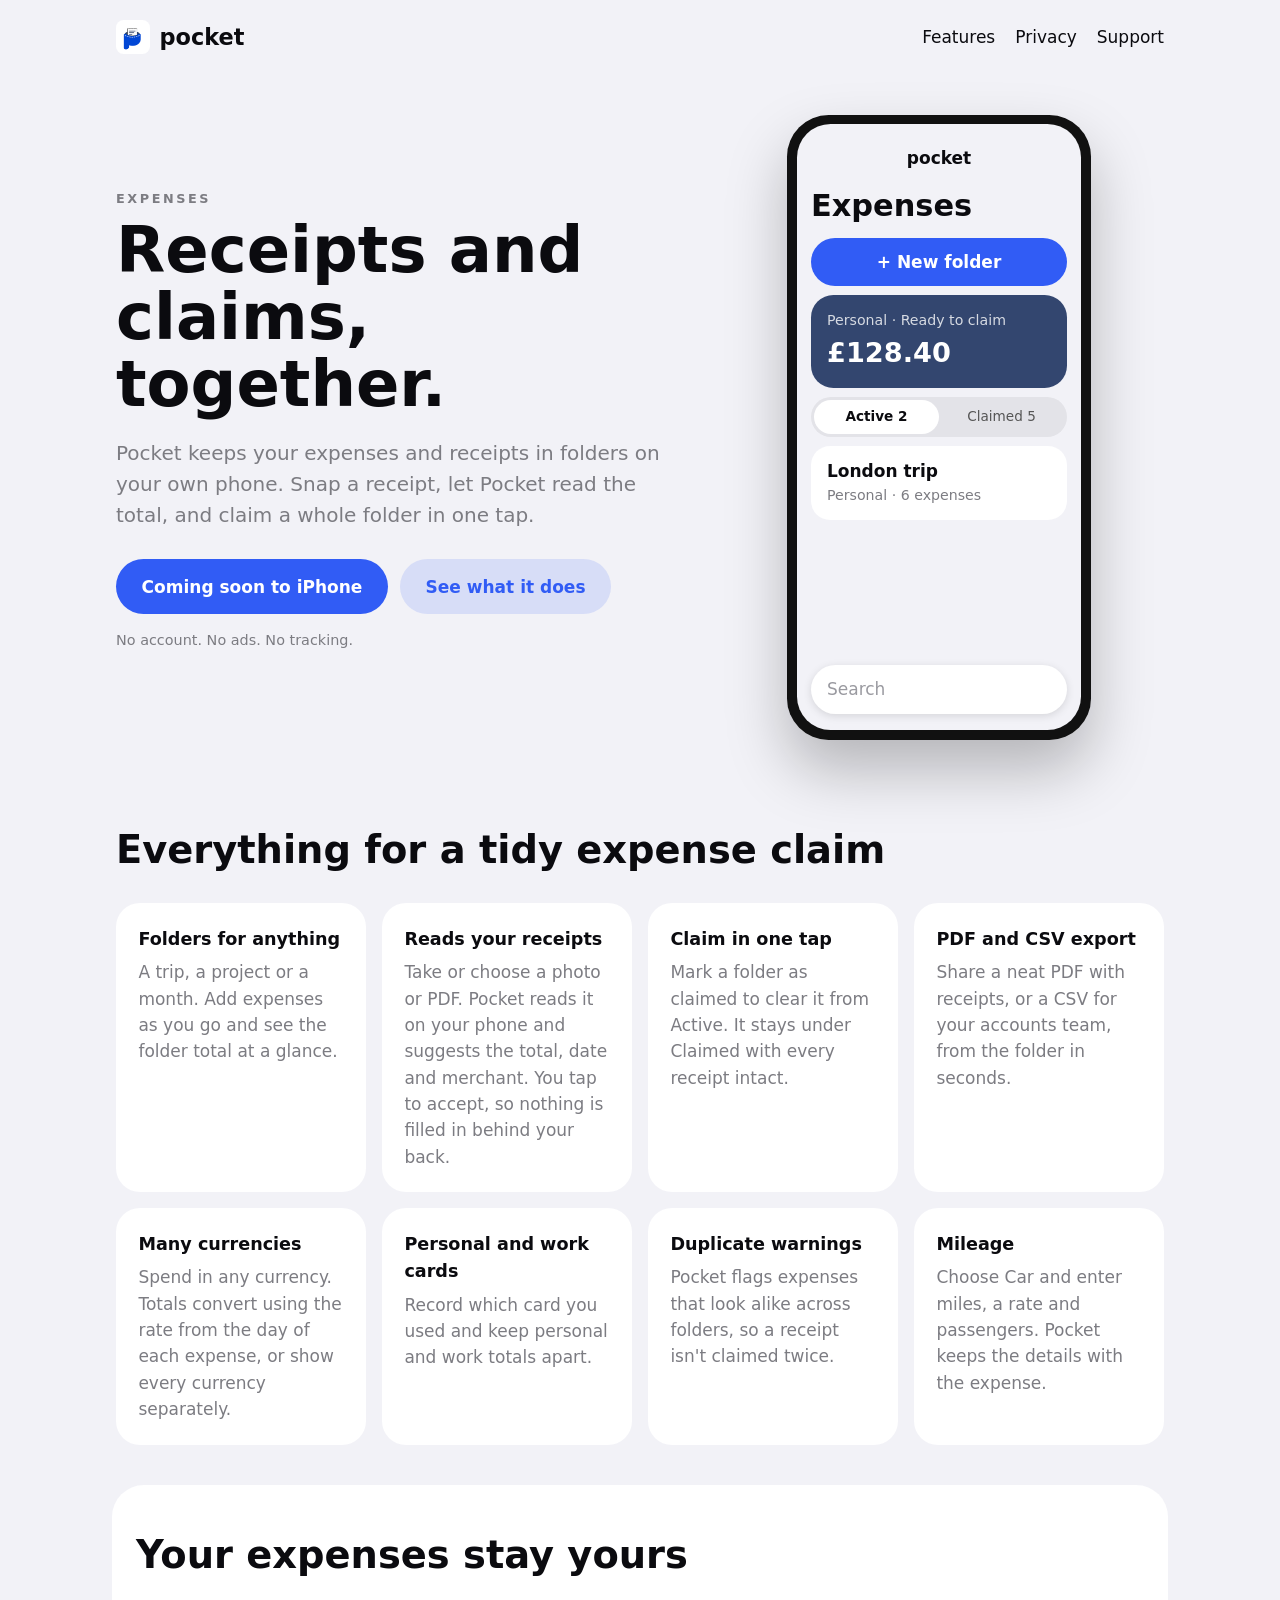
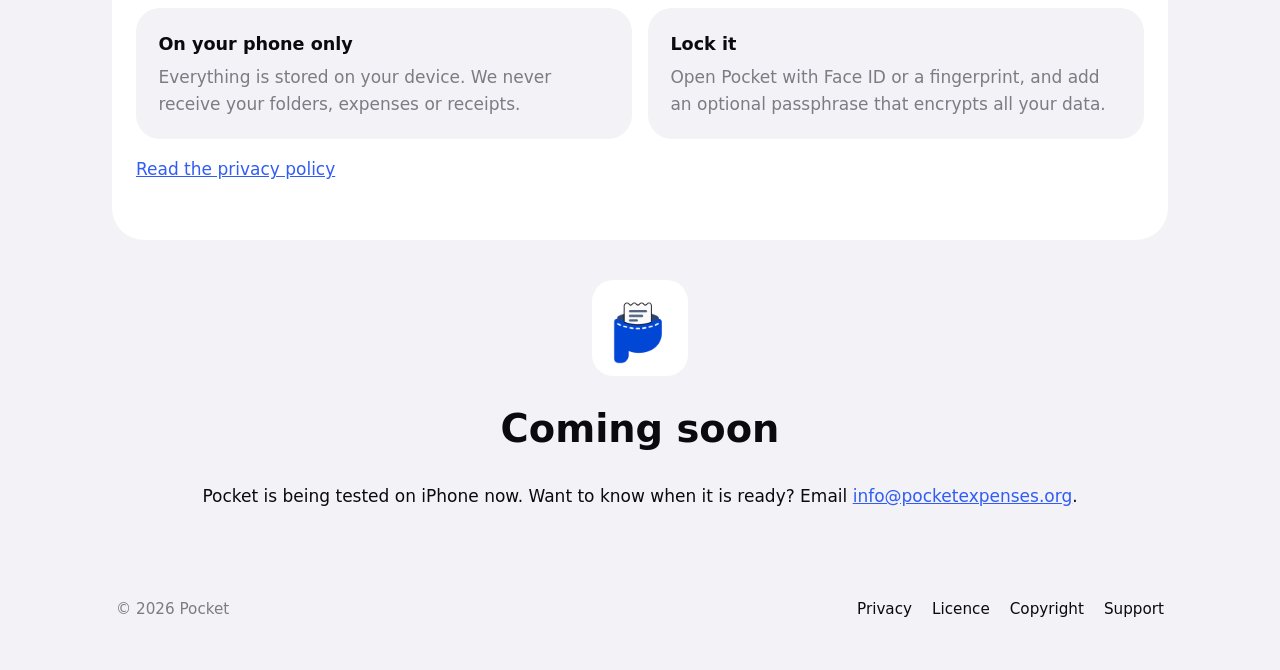
<file: index.html>
<!doctype html>
<html lang="en"><head><meta charset="utf-8"><meta name="viewport" content="width=device-width,initial-scale=1">
<title>Pocket: receipts and expense claims, on your phone</title>
<meta name="description" content="Pocket keeps your expenses and receipts in folders on your own phone. Scan a receipt, claim in one tap, export to PDF or CSV. No account, no tracking.">
<link rel="icon" href="favicon.svg" type="image/svg+xml"><link rel="apple-touch-icon" href="apple-touch-icon.png">
<meta property="og:title" content="Pocket: receipts and expense claims, on your phone"><meta property="og:description" content="Your expenses and receipts stay on your phone. No account, no tracking."><meta property="og:image" content="icon.png">
<link rel="stylesheet" href="site.css"></head><body>
<header class="wrap nav"><a class="brand" href="./"><img src="icon.png" alt="" width="34" height="34"><span>pocket</span></a>
<nav><a href="#features">Features</a><a href="#privacy">Privacy</a><a href="support.html">Support</a></nav></header>

<main>
<section class="wrap hero">
<div class="copy">
<p class="eyebrow">Expenses</p>
<h1>Receipts and claims, together.</h1>
<p class="lead">Pocket keeps your expenses and receipts in folders on your own phone. Snap a receipt, let Pocket read the total, and claim a whole folder in one tap.</p>
<p class="cta"><a class="button" href="#get">Coming soon to iPhone</a><a class="button tint" href="#features">See what it does</a></p>
<p class="small muted">No account. No ads. No tracking.</p>
</div>
<div class="phone" role="img" aria-label="Illustration of the Pocket home screen showing a total, an Active and Claimed switch and a folder.">
<div class="screen"><div class="bar"><b>pocket</b></div>
<h3>Expenses</h3><div class="btn">+ New folder</div>
<div class="total"><small>Personal · Ready to claim</small><strong>£128.40</strong></div>
<div class="seg"><span class="on">Active 2</span><span>Claimed 5</span></div>
<div class="card"><b>London trip</b><small>Personal · 6 expenses</small></div>
<div class="pill">Search</div></div></div>
</section>

<section id="features" class="wrap">
<h2>Everything for a tidy expense claim</h2>
<div class="grid">
<article><h3>Folders for anything</h3><p>A trip, a project or a month. Add expenses as you go and see the folder total at a glance.</p></article>
<article><h3>Reads your receipts</h3><p>Take or choose a photo or PDF. Pocket reads it on your phone and suggests the total, date and merchant. You tap to accept, so nothing is filled in behind your back.</p></article>
<article><h3>Claim in one tap</h3><p>Mark a folder as claimed to clear it from Active. It stays under Claimed with every receipt intact.</p></article>
<article><h3>PDF and CSV export</h3><p>Share a neat PDF with receipts, or a CSV for your accounts team, from the folder in seconds.</p></article>
<article><h3>Many currencies</h3><p>Spend in any currency. Totals convert using the rate from the day of each expense, or show every currency separately.</p></article>
<article><h3>Personal and work cards</h3><p>Record which card you used and keep personal and work totals apart.</p></article>
<article><h3>Duplicate warnings</h3><p>Pocket flags expenses that look alike across folders, so a receipt isn't claimed twice.</p></article>
<article><h3>Mileage</h3><p>Choose Car and enter miles, a rate and passengers. Pocket keeps the details with the expense.</p></article>
</div>
</section>

<section id="privacy" class="wrap band">
<h2>Your expenses stay yours</h2>
<div class="grid two">
<article><h3>On your phone only</h3><p>Everything is stored on your device. We never receive your folders, expenses or receipts.</p></article>
<article><h3>Lock it</h3><p>Open Pocket with Face ID or a fingerprint, and add an optional passphrase that encrypts all your data.</p></article>
</div>
<p><a href="privacy.html">Read the privacy policy</a></p>
</section>

<section id="get" class="wrap get">
<img src="icon.png" alt="Pocket app icon" width="96" height="96">
<h2>Coming soon</h2>
<p>Pocket is being tested on iPhone now. Want to know when it is ready? Email <a href="mailto:info@pocketexpenses.org?subject=Tell%20me%20when%20Pocket%20is%20ready">info@pocketexpenses.org</a>.</p>
</section>
</main>

<footer class="wrap foot"><span>© 2026 Pocket</span><nav><a href="privacy.html">Privacy</a><a href="eula.html">Licence</a><a href="copyright.html">Copyright</a><a href="support.html">Support</a></nav></footer>
</body></html>
</file>
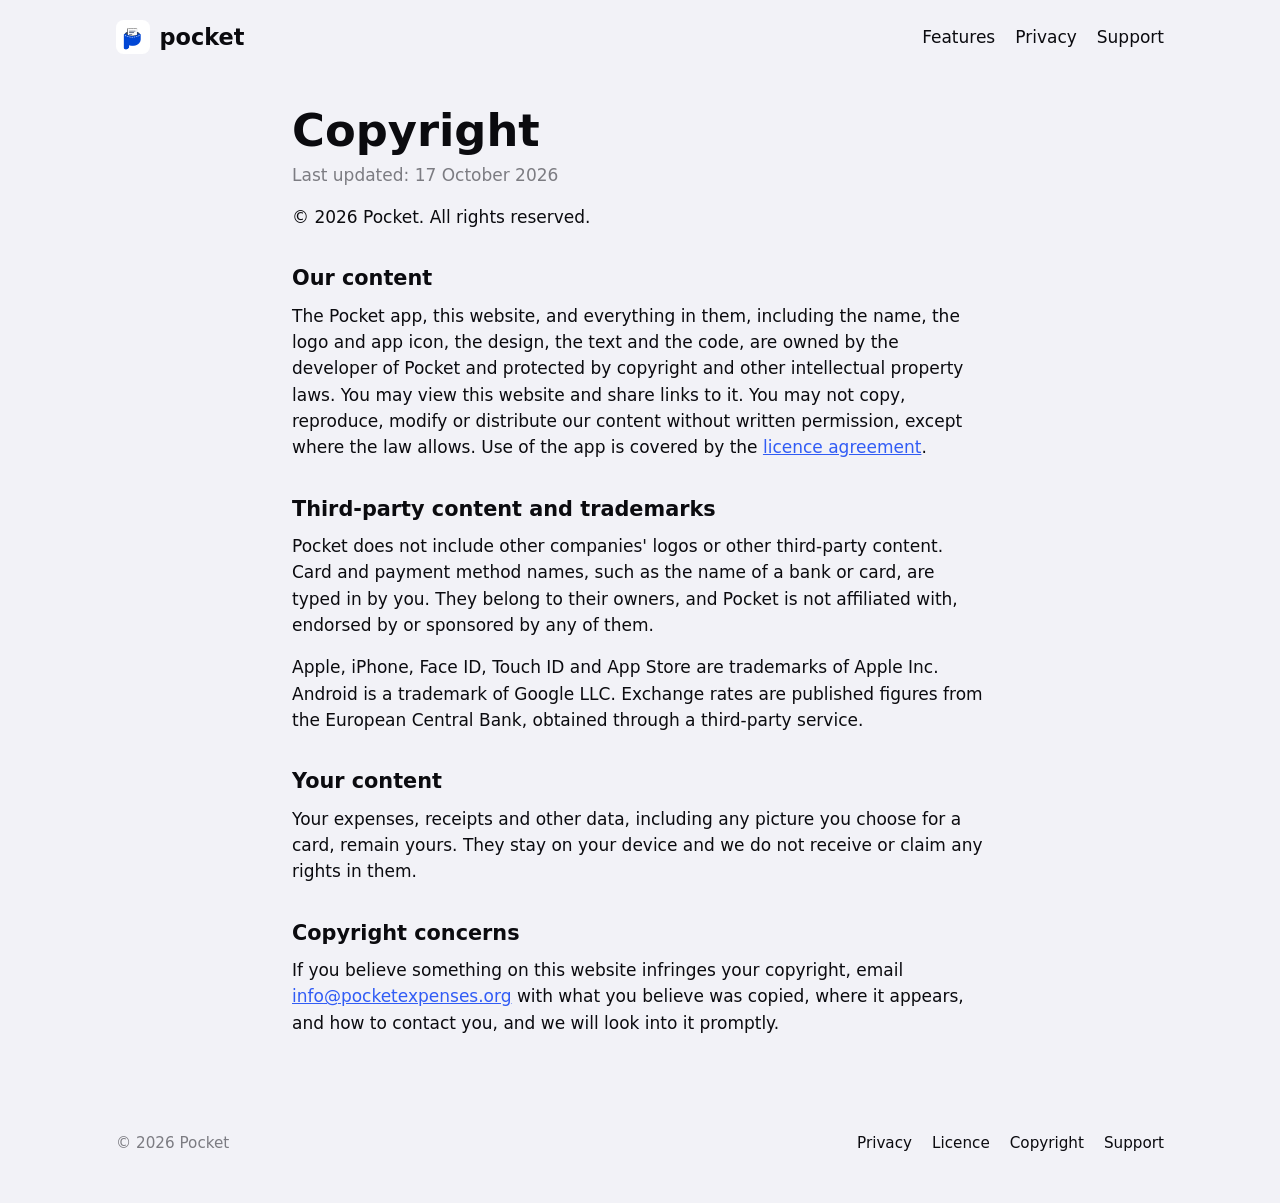
<file: copyright.html>
<!doctype html>
<html lang="en"><head><meta charset="utf-8"><meta name="viewport" content="width=device-width,initial-scale=1">
<title>Pocket Copyright</title><link rel="icon" href="favicon.svg" type="image/svg+xml"><link rel="apple-touch-icon" href="apple-touch-icon.png"><link rel="stylesheet" href="site.css"></head><body>
<header class="wrap nav"><a class="brand" href="./"><img src="icon.png" alt="" width="34" height="34"><span>pocket</span></a>
<nav><a href="./#features">Features</a><a href="./#privacy">Privacy</a><a href="support.html">Support</a></nav></header>
<main class="wrap doc">
<h1>Copyright</h1>
<p class="muted">Last updated: 17 October 2026</p>
<p>© 2026 Pocket. All rights reserved.</p>
<h2>Our content</h2>
<p>The Pocket app, this website, and everything in them, including the name, the logo and app icon, the design, the text and the code, are owned by the developer of Pocket and protected by copyright and other intellectual property laws. You may view this website and share links to it. You may not copy, reproduce, modify or distribute our content without written permission, except where the law allows. Use of the app is covered by the <a href="eula.html">licence agreement</a>.</p>
<h2>Third-party content and trademarks</h2>
<p>Pocket does not include other companies' logos or other third-party content. Card and payment method names, such as the name of a bank or card, are typed in by you. They belong to their owners, and Pocket is not affiliated with, endorsed by or sponsored by any of them.</p>
<p>Apple, iPhone, Face ID, Touch ID and App Store are trademarks of Apple Inc. Android is a trademark of Google LLC. Exchange rates are published figures from the European Central Bank, obtained through a third-party service.</p>
<h2>Your content</h2>
<p>Your expenses, receipts and other data, including any picture you choose for a card, remain yours. They stay on your device and we do not receive or claim any rights in them.</p>
<h2>Copyright concerns</h2>
<p>If you believe something on this website infringes your copyright, email <a href="mailto:info@pocketexpenses.org">info@pocketexpenses.org</a> with what you believe was copied, where it appears, and how to contact you, and we will look into it promptly.</p>
</main>
<footer class="wrap foot"><span>© 2026 Pocket</span><nav><a href="privacy.html">Privacy</a><a href="eula.html">Licence</a><a href="copyright.html">Copyright</a><a href="support.html">Support</a></nav></footer>
</body></html>
</file>
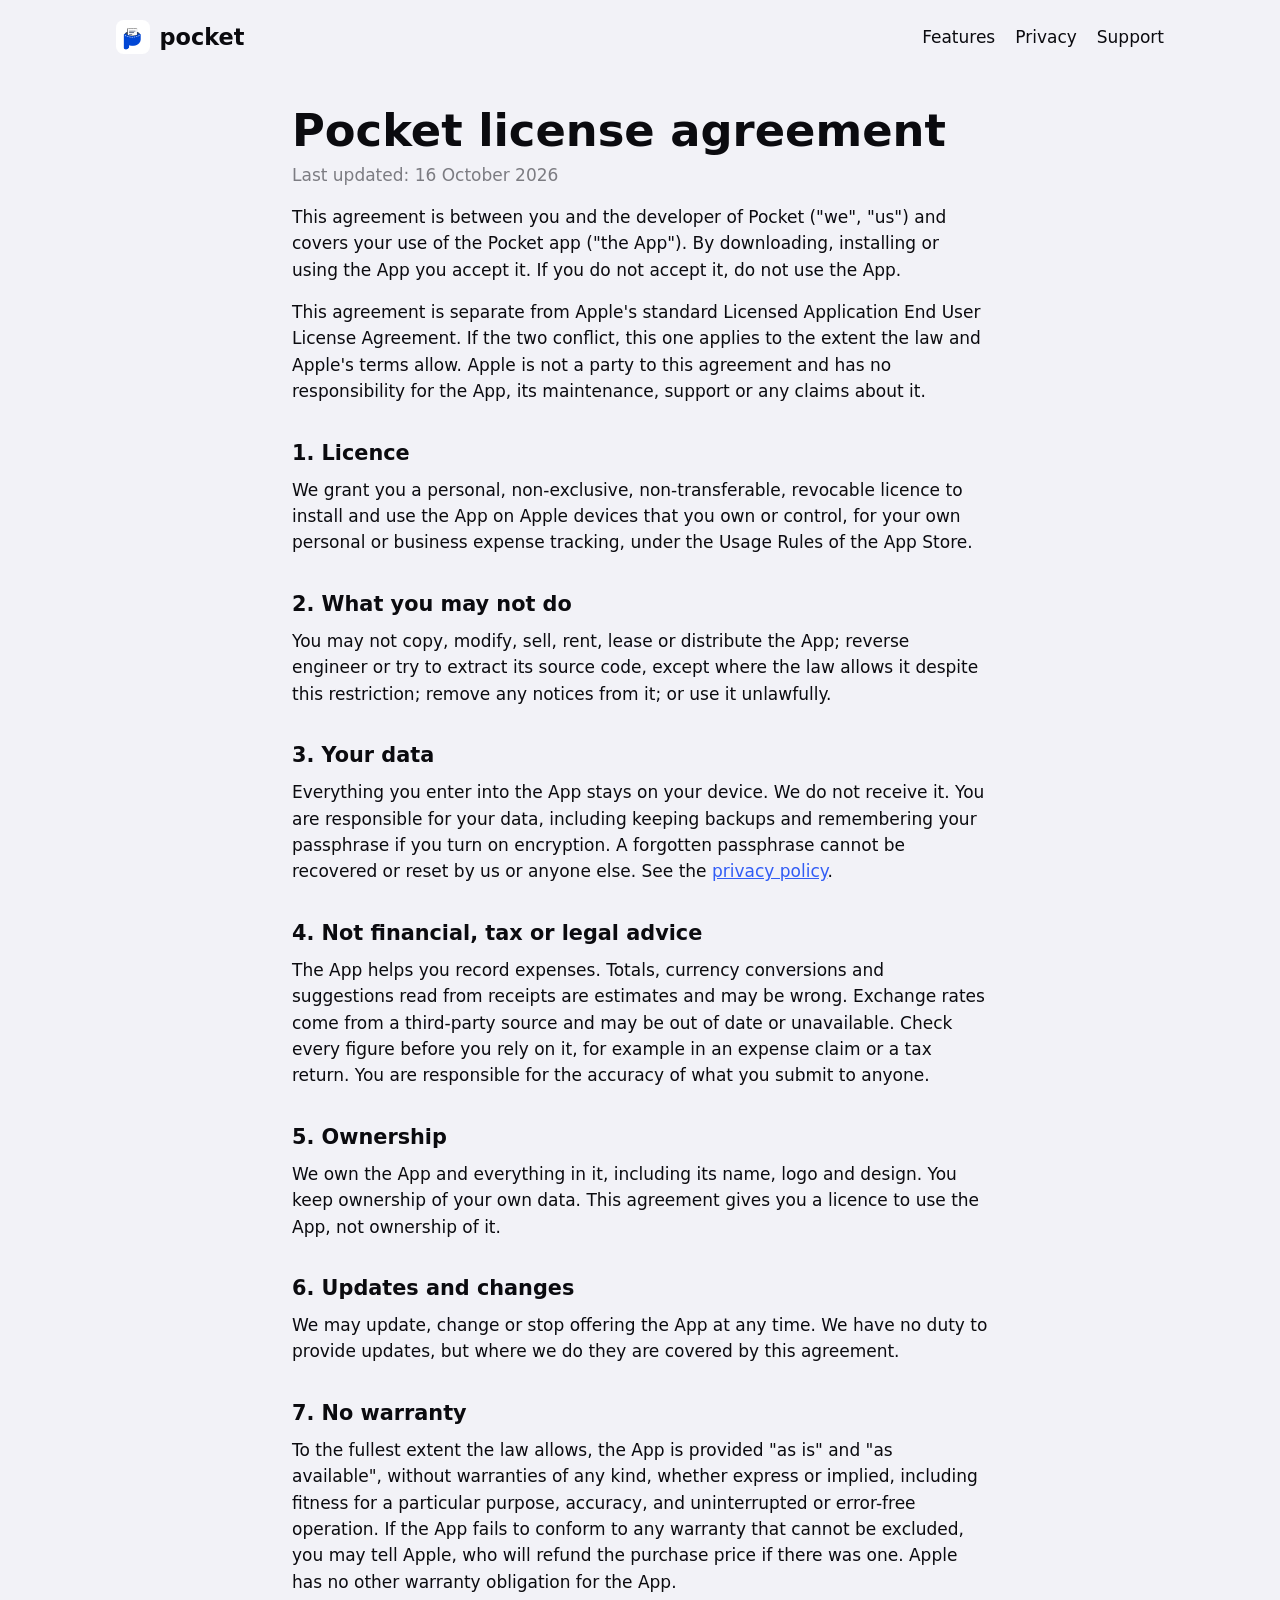
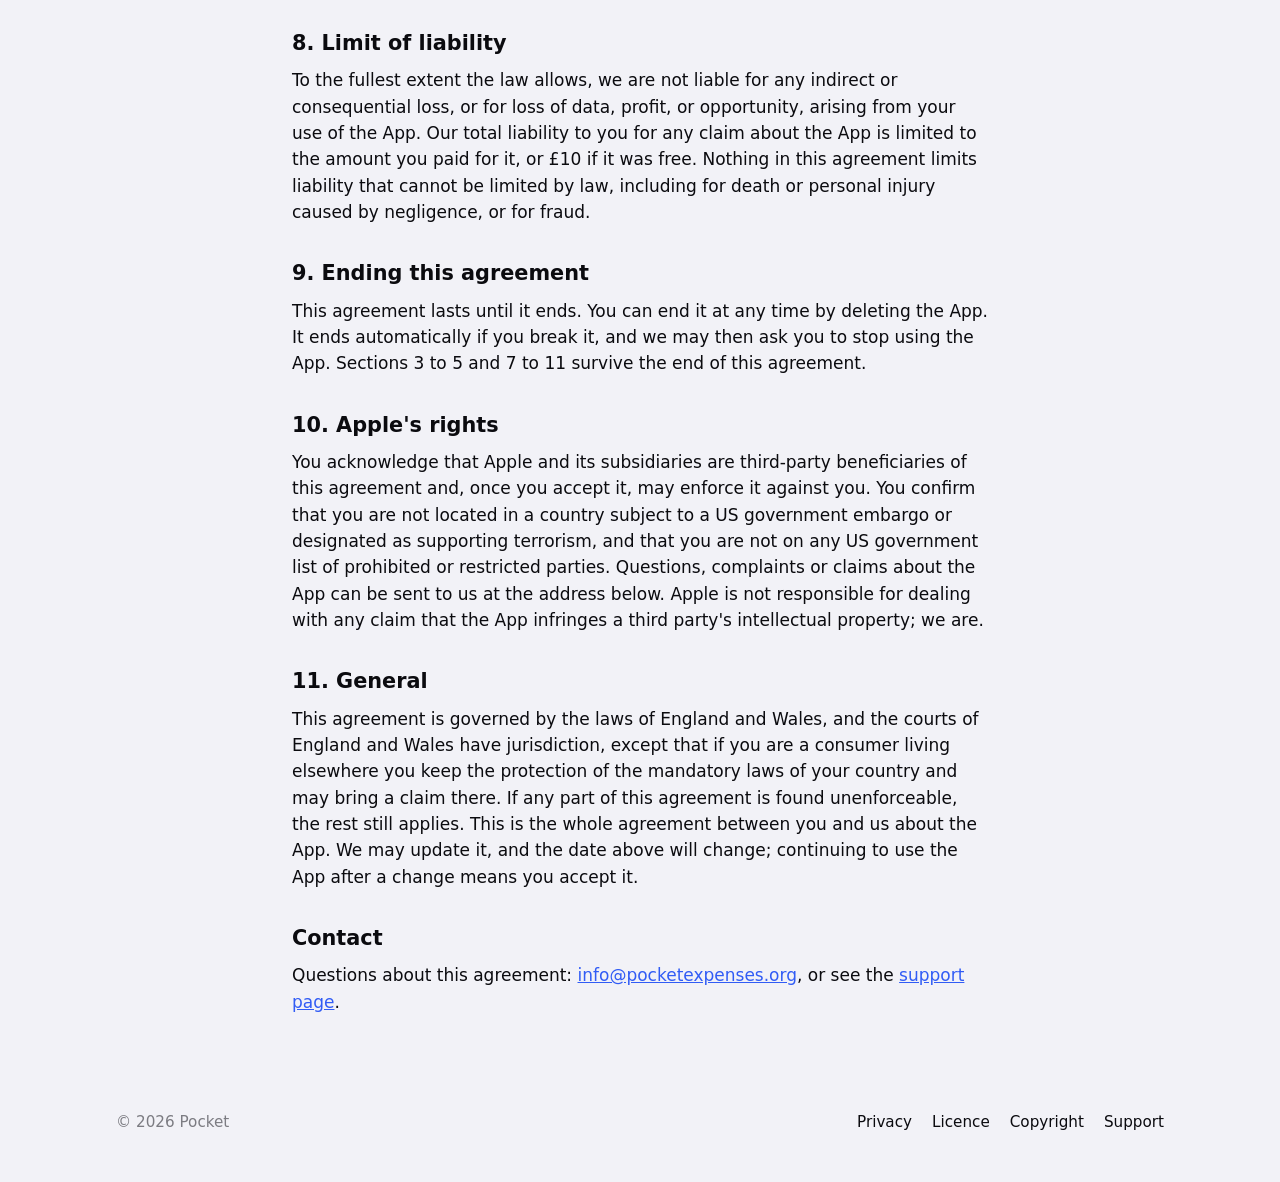
<file: eula.html>
<!doctype html>
<html lang="en"><head><meta charset="utf-8"><meta name="viewport" content="width=device-width,initial-scale=1">
<title>Pocket License Agreement</title><link rel="icon" href="favicon.svg" type="image/svg+xml"><link rel="apple-touch-icon" href="apple-touch-icon.png"><link rel="stylesheet" href="site.css"></head><body>
<header class="wrap nav"><a class="brand" href="./"><img src="icon.png" alt="" width="34" height="34"><span>pocket</span></a>
<nav><a href="./#features">Features</a><a href="./#privacy">Privacy</a><a href="support.html">Support</a></nav></header>
<main class="wrap doc">
<h1>Pocket license agreement</h1>
<p class="muted">Last updated: 16 October 2026</p>
<p>This agreement is between you and the developer of Pocket ("we", "us") and covers your use of the Pocket app ("the App"). By downloading, installing or using the App you accept it. If you do not accept it, do not use the App.</p>
<p>This agreement is separate from Apple's standard Licensed Application End User License Agreement. If the two conflict, this one applies to the extent the law and Apple's terms allow. Apple is not a party to this agreement and has no responsibility for the App, its maintenance, support or any claims about it.</p>

<h2>1. Licence</h2>
<p>We grant you a personal, non-exclusive, non-transferable, revocable licence to install and use the App on Apple devices that you own or control, for your own personal or business expense tracking, under the Usage Rules of the App Store.</p>

<h2>2. What you may not do</h2>
<p>You may not copy, modify, sell, rent, lease or distribute the App; reverse engineer or try to extract its source code, except where the law allows it despite this restriction; remove any notices from it; or use it unlawfully.</p>

<h2>3. Your data</h2>
<p>Everything you enter into the App stays on your device. We do not receive it. You are responsible for your data, including keeping backups and remembering your passphrase if you turn on encryption. A forgotten passphrase cannot be recovered or reset by us or anyone else. See the <a href="privacy.html">privacy policy</a>.</p>

<h2>4. Not financial, tax or legal advice</h2>
<p>The App helps you record expenses. Totals, currency conversions and suggestions read from receipts are estimates and may be wrong. Exchange rates come from a third-party source and may be out of date or unavailable. Check every figure before you rely on it, for example in an expense claim or a tax return. You are responsible for the accuracy of what you submit to anyone.</p>

<h2>5. Ownership</h2>
<p>We own the App and everything in it, including its name, logo and design. You keep ownership of your own data. This agreement gives you a licence to use the App, not ownership of it.</p>

<h2>6. Updates and changes</h2>
<p>We may update, change or stop offering the App at any time. We have no duty to provide updates, but where we do they are covered by this agreement.</p>

<h2>7. No warranty</h2>
<p>To the fullest extent the law allows, the App is provided "as is" and "as available", without warranties of any kind, whether express or implied, including fitness for a particular purpose, accuracy, and uninterrupted or error-free operation. If the App fails to conform to any warranty that cannot be excluded, you may tell Apple, who will refund the purchase price if there was one. Apple has no other warranty obligation for the App.</p>

<h2>8. Limit of liability</h2>
<p>To the fullest extent the law allows, we are not liable for any indirect or consequential loss, or for loss of data, profit, or opportunity, arising from your use of the App. Our total liability to you for any claim about the App is limited to the amount you paid for it, or £10 if it was free. Nothing in this agreement limits liability that cannot be limited by law, including for death or personal injury caused by negligence, or for fraud.</p>

<h2>9. Ending this agreement</h2>
<p>This agreement lasts until it ends. You can end it at any time by deleting the App. It ends automatically if you break it, and we may then ask you to stop using the App. Sections 3 to 5 and 7 to 11 survive the end of this agreement.</p>

<h2>10. Apple's rights</h2>
<p>You acknowledge that Apple and its subsidiaries are third-party beneficiaries of this agreement and, once you accept it, may enforce it against you. You confirm that you are not located in a country subject to a US government embargo or designated as supporting terrorism, and that you are not on any US government list of prohibited or restricted parties. Questions, complaints or claims about the App can be sent to us at the address below. Apple is not responsible for dealing with any claim that the App infringes a third party's intellectual property; we are.</p>

<h2>11. General</h2>
<p>This agreement is governed by the laws of England and Wales, and the courts of England and Wales have jurisdiction, except that if you are a consumer living elsewhere you keep the protection of the mandatory laws of your country and may bring a claim there. If any part of this agreement is found unenforceable, the rest still applies. This is the whole agreement between you and us about the App. We may update it, and the date above will change; continuing to use the App after a change means you accept it.</p>

<h2>Contact</h2>
<p>Questions about this agreement: <a href="mailto:info@pocketexpenses.org">info@pocketexpenses.org</a>, or see the <a href="support.html">support page</a>.</p>
</main>
<footer class="wrap foot"><span>© 2026 Pocket</span><nav><a href="privacy.html">Privacy</a><a href="eula.html">Licence</a><a href="copyright.html">Copyright</a><a href="support.html">Support</a></nav></footer>
</body></html>
</file>
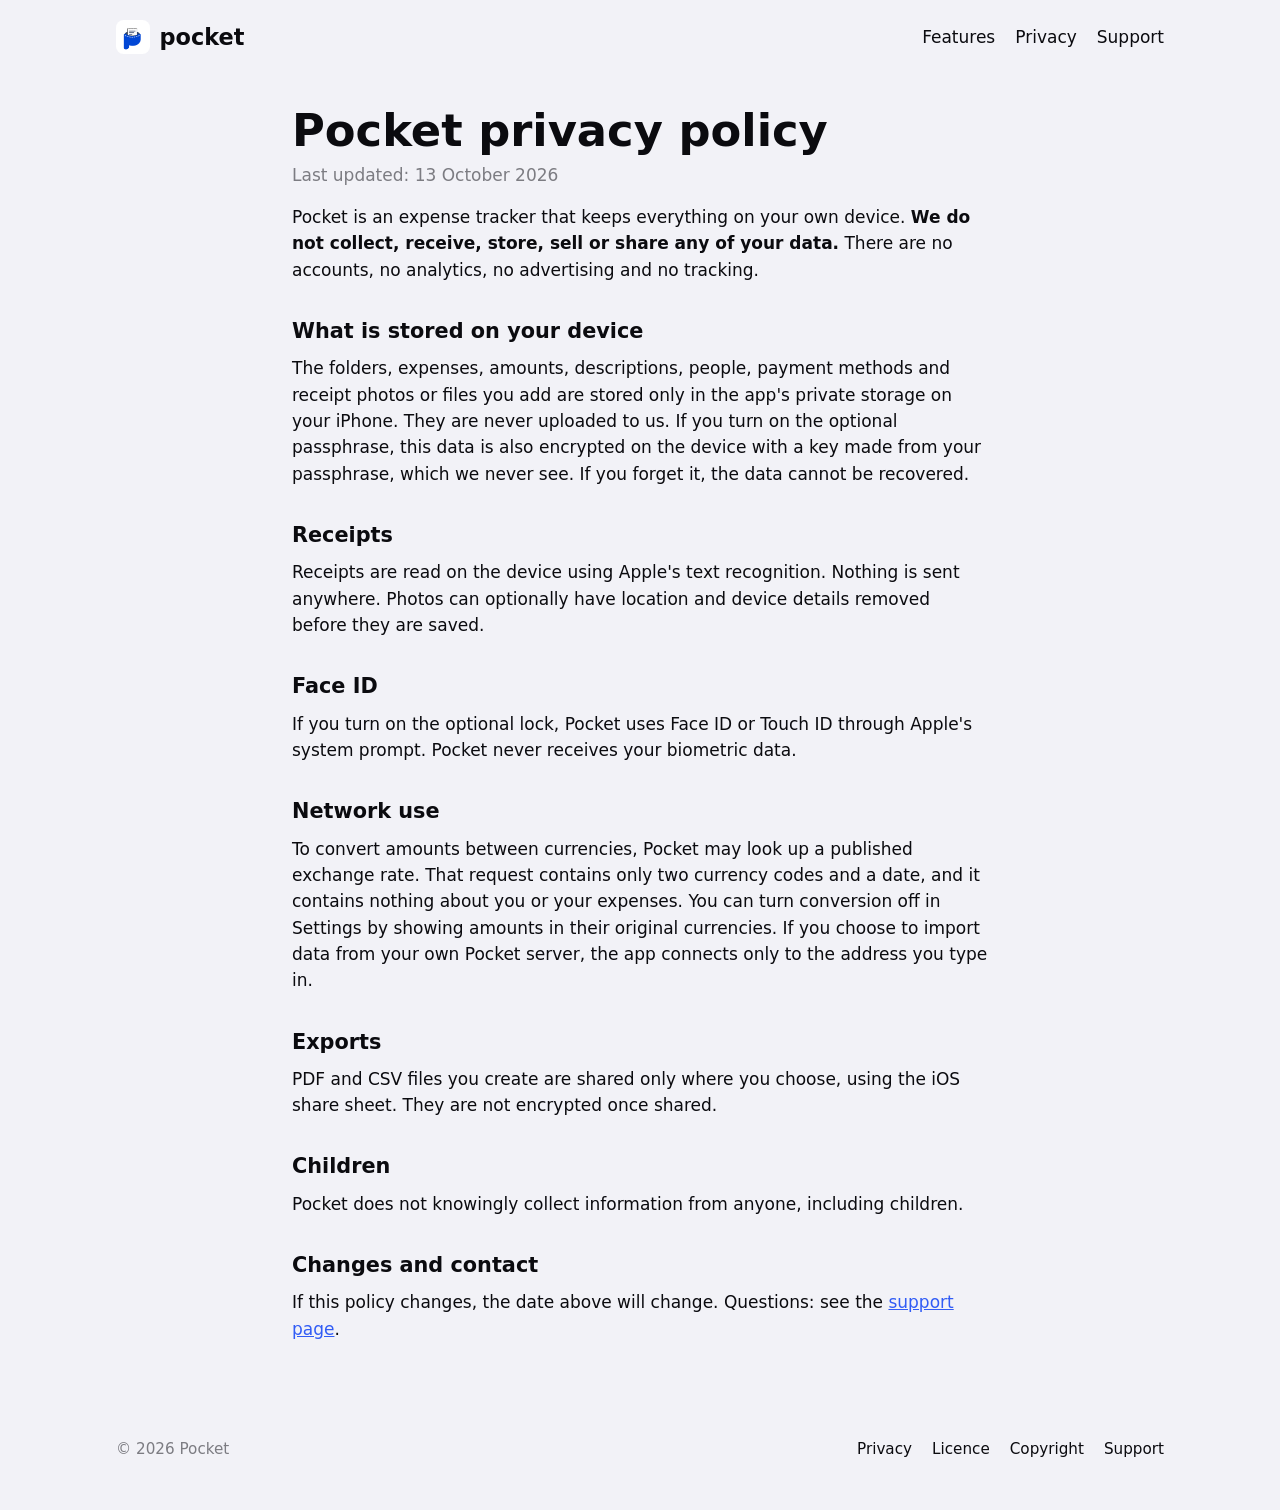
<file: privacy.html>
<!doctype html>
<html lang="en"><head><meta charset="utf-8"><meta name="viewport" content="width=device-width,initial-scale=1">
<title>Pocket Privacy Policy</title><link rel="icon" href="favicon.svg" type="image/svg+xml"><link rel="apple-touch-icon" href="apple-touch-icon.png"><link rel="stylesheet" href="site.css"></head><body>
<header class="wrap nav"><a class="brand" href="./"><img src="icon.png" alt="" width="34" height="34"><span>pocket</span></a>
<nav><a href="./#features">Features</a><a href="./#privacy">Privacy</a><a href="support.html">Support</a></nav></header>
<main class="wrap doc">
<h1>Pocket privacy policy</h1>
<p class="muted">Last updated: 13 October 2026</p>
<p>Pocket is an expense tracker that keeps everything on your own device. <strong>We do not collect, receive, store, sell or share any of your data.</strong> There are no accounts, no analytics, no advertising and no tracking.</p>
<h2>What is stored on your device</h2>
<p>The folders, expenses, amounts, descriptions, people, payment methods and receipt photos or files you add are stored only in the app's private storage on your iPhone. They are never uploaded to us. If you turn on the optional passphrase, this data is also encrypted on the device with a key made from your passphrase, which we never see. If you forget it, the data cannot be recovered.</p>
<h2>Receipts</h2>
<p>Receipts are read on the device using Apple's text recognition. Nothing is sent anywhere. Photos can optionally have location and device details removed before they are saved.</p>
<h2>Face ID</h2>
<p>If you turn on the optional lock, Pocket uses Face ID or Touch ID through Apple's system prompt. Pocket never receives your biometric data.</p>
<h2>Network use</h2>
<p>To convert amounts between currencies, Pocket may look up a published exchange rate. That request contains only two currency codes and a date, and it contains nothing about you or your expenses. You can turn conversion off in Settings by showing amounts in their original currencies. If you choose to import data from your own Pocket server, the app connects only to the address you type in.</p>
<h2>Exports</h2>
<p>PDF and CSV files you create are shared only where you choose, using the iOS share sheet. They are not encrypted once shared.</p>
<h2>Children</h2>
<p>Pocket does not knowingly collect information from anyone, including children.</p>
<h2>Changes and contact</h2>
<p>If this policy changes, the date above will change. Questions: see the <a href="support.html">support page</a>.</p>
</main>
<footer class="wrap foot"><span>© 2026 Pocket</span><nav><a href="privacy.html">Privacy</a><a href="eula.html">Licence</a><a href="copyright.html">Copyright</a><a href="support.html">Support</a></nav></footer>
</body></html>
</file>
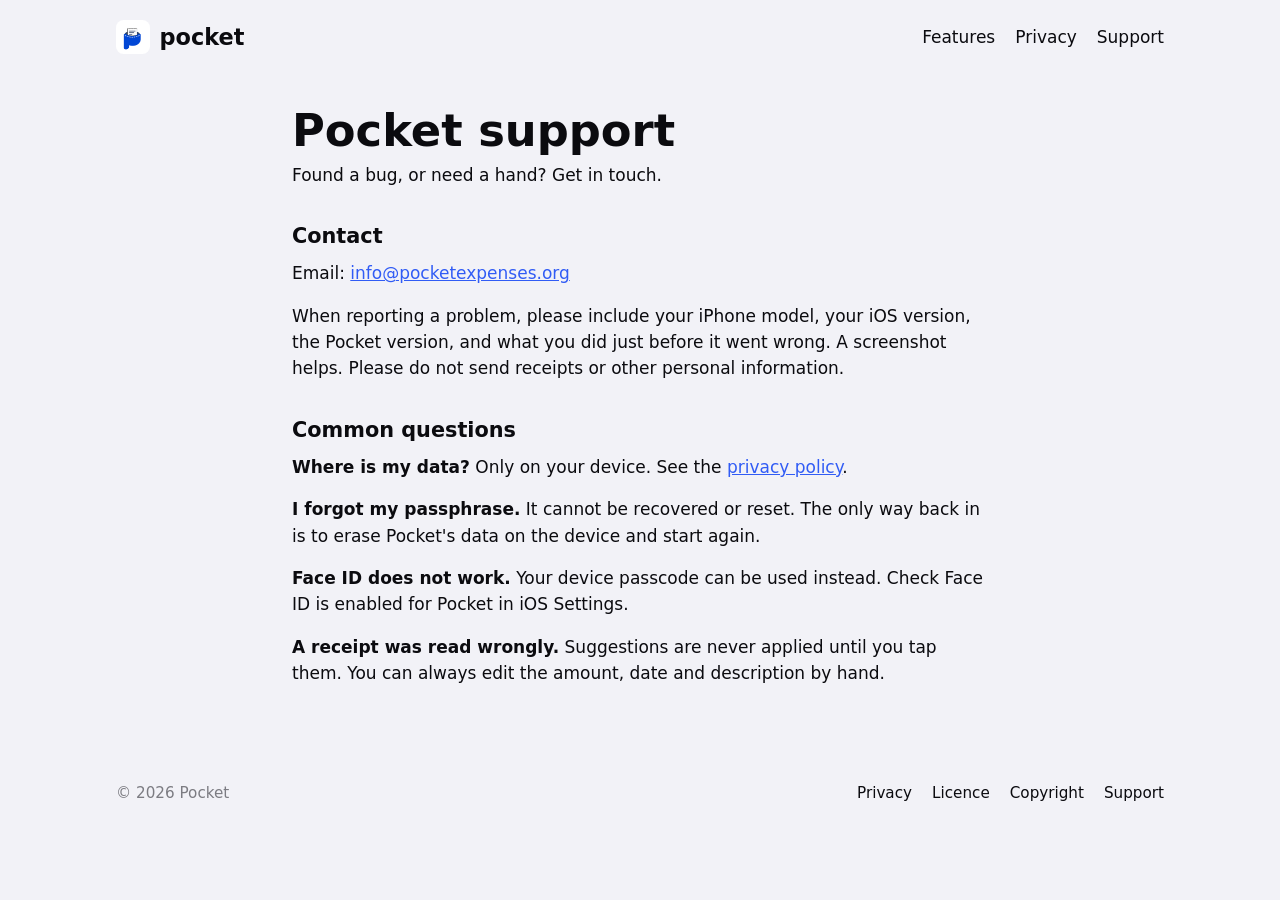
<file: support.html>
<!doctype html>
<html lang="en"><head><meta charset="utf-8"><meta name="viewport" content="width=device-width,initial-scale=1">
<title>Pocket Support</title><link rel="icon" href="favicon.svg" type="image/svg+xml"><link rel="apple-touch-icon" href="apple-touch-icon.png"><link rel="stylesheet" href="site.css"></head><body>
<header class="wrap nav"><a class="brand" href="./"><img src="icon.png" alt="" width="34" height="34"><span>pocket</span></a>
<nav><a href="./#features">Features</a><a href="./#privacy">Privacy</a><a href="support.html">Support</a></nav></header>
<main class="wrap doc">
<h1>Pocket support</h1>
<p>Found a bug, or need a hand? Get in touch.</p>
<h2>Contact</h2>
<p>Email: <a href="mailto:info@pocketexpenses.org">info@pocketexpenses.org</a></p>
<p>When reporting a problem, please include your iPhone model, your iOS version, the Pocket version, and what you did just before it went wrong. A screenshot helps. Please do not send receipts or other personal information.</p>
<h2>Common questions</h2>
<p><strong>Where is my data?</strong> Only on your device. See the <a href="privacy.html">privacy policy</a>.</p>
<p><strong>I forgot my passphrase.</strong> It cannot be recovered or reset. The only way back in is to erase Pocket's data on the device and start again.</p>
<p><strong>Face ID does not work.</strong> Your device passcode can be used instead. Check Face ID is enabled for Pocket in iOS Settings.</p>
<p><strong>A receipt was read wrongly.</strong> Suggestions are never applied until you tap them. You can always edit the amount, date and description by hand.</p>
</main>
<footer class="wrap foot"><span>© 2026 Pocket</span><nav><a href="privacy.html">Privacy</a><a href="eula.html">Licence</a><a href="copyright.html">Copyright</a><a href="support.html">Support</a></nav></footer>
</body></html>
</file>
<file: site.css>
:root{--bg:#f2f2f7;--card:#fff;--ink:#0b0b0f;--mute:#7c7c82;--blue:#315cf5;--slate:#33466f;--tint:rgba(49,92,245,.14);color-scheme:light dark}
@media(prefers-color-scheme:dark){:root{--bg:#000;--card:#1c1c1e;--ink:#f2f2f7;--blue:#7f9cff;--tint:rgba(127,156,255,.2)}}
*{box-sizing:border-box}html{scroll-behavior:smooth}
body{margin:0;font:17px/1.55 -apple-system,system-ui,"Segoe UI",sans-serif;background:var(--bg);color:var(--ink)}
a{color:var(--blue)}.wrap{max-width:68rem;margin:0 auto;padding:0 1.25rem}.muted{color:var(--mute)}.small{font-size:.9rem}
.nav{display:flex;justify-content:space-between;align-items:center;padding-top:1.25rem;padding-bottom:1.25rem}
.brand{display:flex;align-items:center;gap:.6rem;font-weight:700;font-size:1.4rem;color:var(--ink);text-decoration:none}
.brand img,.get img{border-radius:22%}
.nav nav a,.foot nav a{margin-left:1.25rem;color:var(--ink);text-decoration:none}.nav nav a:hover,.foot a:hover{color:var(--blue)}
.hero{display:grid;grid-template-columns:1.1fr .9fr;gap:3rem;align-items:center;padding-top:2rem;padding-bottom:4rem}
.eyebrow{letter-spacing:.2em;text-transform:uppercase;font-size:.8rem;font-weight:700;color:var(--mute);margin:0}
h1{font-size:clamp(2.4rem,6vw,4rem);line-height:1.05;margin:.5rem 0 1rem}
.lead{font-size:1.25rem;color:var(--mute);max-width:34rem}
.cta{display:flex;flex-wrap:wrap;gap:.75rem;margin:1.75rem 0 .75rem}
.button{display:inline-block;background:var(--blue);color:#fff;font-weight:600;padding:.9rem 1.6rem;border-radius:99px;text-decoration:none}
.button.tint{background:var(--tint);color:var(--blue)}
h2{font-size:clamp(1.7rem,4vw,2.4rem);margin:0 0 1.5rem}
section.wrap{padding-top:2.5rem;padding-bottom:2.5rem}
.grid{display:grid;grid-template-columns:repeat(auto-fit,minmax(15rem,1fr));gap:1rem}.grid.two{grid-template-columns:repeat(auto-fit,minmax(19rem,1fr))}
article{background:var(--card);border-radius:24px;padding:1.4rem}article h3{margin:0 0 .4rem;font-size:1.1rem}article p{margin:0;color:var(--mute)}
.band{background:var(--card);border-radius:32px;max-width:66rem;padding:2.5rem 1.5rem!important}.band article{background:var(--bg)}
.get{text-align:center}.get h2{margin-top:1rem}
.foot{display:flex;justify-content:space-between;flex-wrap:wrap;gap:1rem;padding-top:2rem;padding-bottom:3rem;color:var(--mute);font-size:.95rem}.foot nav a{margin:0 0 0 1.25rem}
.phone{justify-self:center;width:min(100%,19rem);aspect-ratio:9/18.5;background:#111;border-radius:2.6rem;padding:.6rem;box-shadow:0 30px 60px rgba(0,0,0,.25)}
.screen{height:100%;border-radius:2.1rem;background:#f2f2f7;color:#0b0b0f;padding:1rem .9rem;display:flex;flex-direction:column;gap:.55rem;overflow:hidden}
.screen .bar{text-align:center;padding:.3rem 0 .1rem}.screen h3{font-size:1.9rem;margin:0}
.screen .btn{background:#315cf5;color:#fff;text-align:center;font-weight:600;border-radius:99px;padding:.7rem}
.screen .total{background:#33466f;color:#fff;border-radius:1.4rem;padding:.9rem 1rem;display:flex;flex-direction:column}.screen .total small{opacity:.8}.screen .total strong{font-size:1.7rem}
.seg{display:flex;background:#e3e3e8;border-radius:99px;padding:3px}.seg span{flex:1;text-align:center;padding:.4rem 0;font-size:.85rem;border-radius:99px;color:#555}.seg .on{background:#fff;color:#0b0b0f;font-weight:600}
.screen .card{background:#fff;border-radius:1.2rem;padding:.8rem 1rem;display:flex;flex-direction:column}.screen .card small{color:#7c7c82}
.screen .pill{margin-top:auto;background:#fff;border-radius:99px;padding:.7rem 1rem;color:#9a9aa0;box-shadow:0 2px 8px rgba(0,0,0,.12)}
@media(max-width:46rem){.hero{grid-template-columns:1fr}.nav nav a:first-child{display:none}}
.doc{max-width:46rem;padding-top:1.5rem;padding-bottom:3rem}.doc h1{font-size:clamp(2rem,5vw,2.8rem);margin-bottom:.25rem}
.doc h2{font-size:1.3rem;margin:2rem 0 .5rem}.doc p{margin:.5rem 0 1rem}.doc strong{font-weight:650}
</file>
